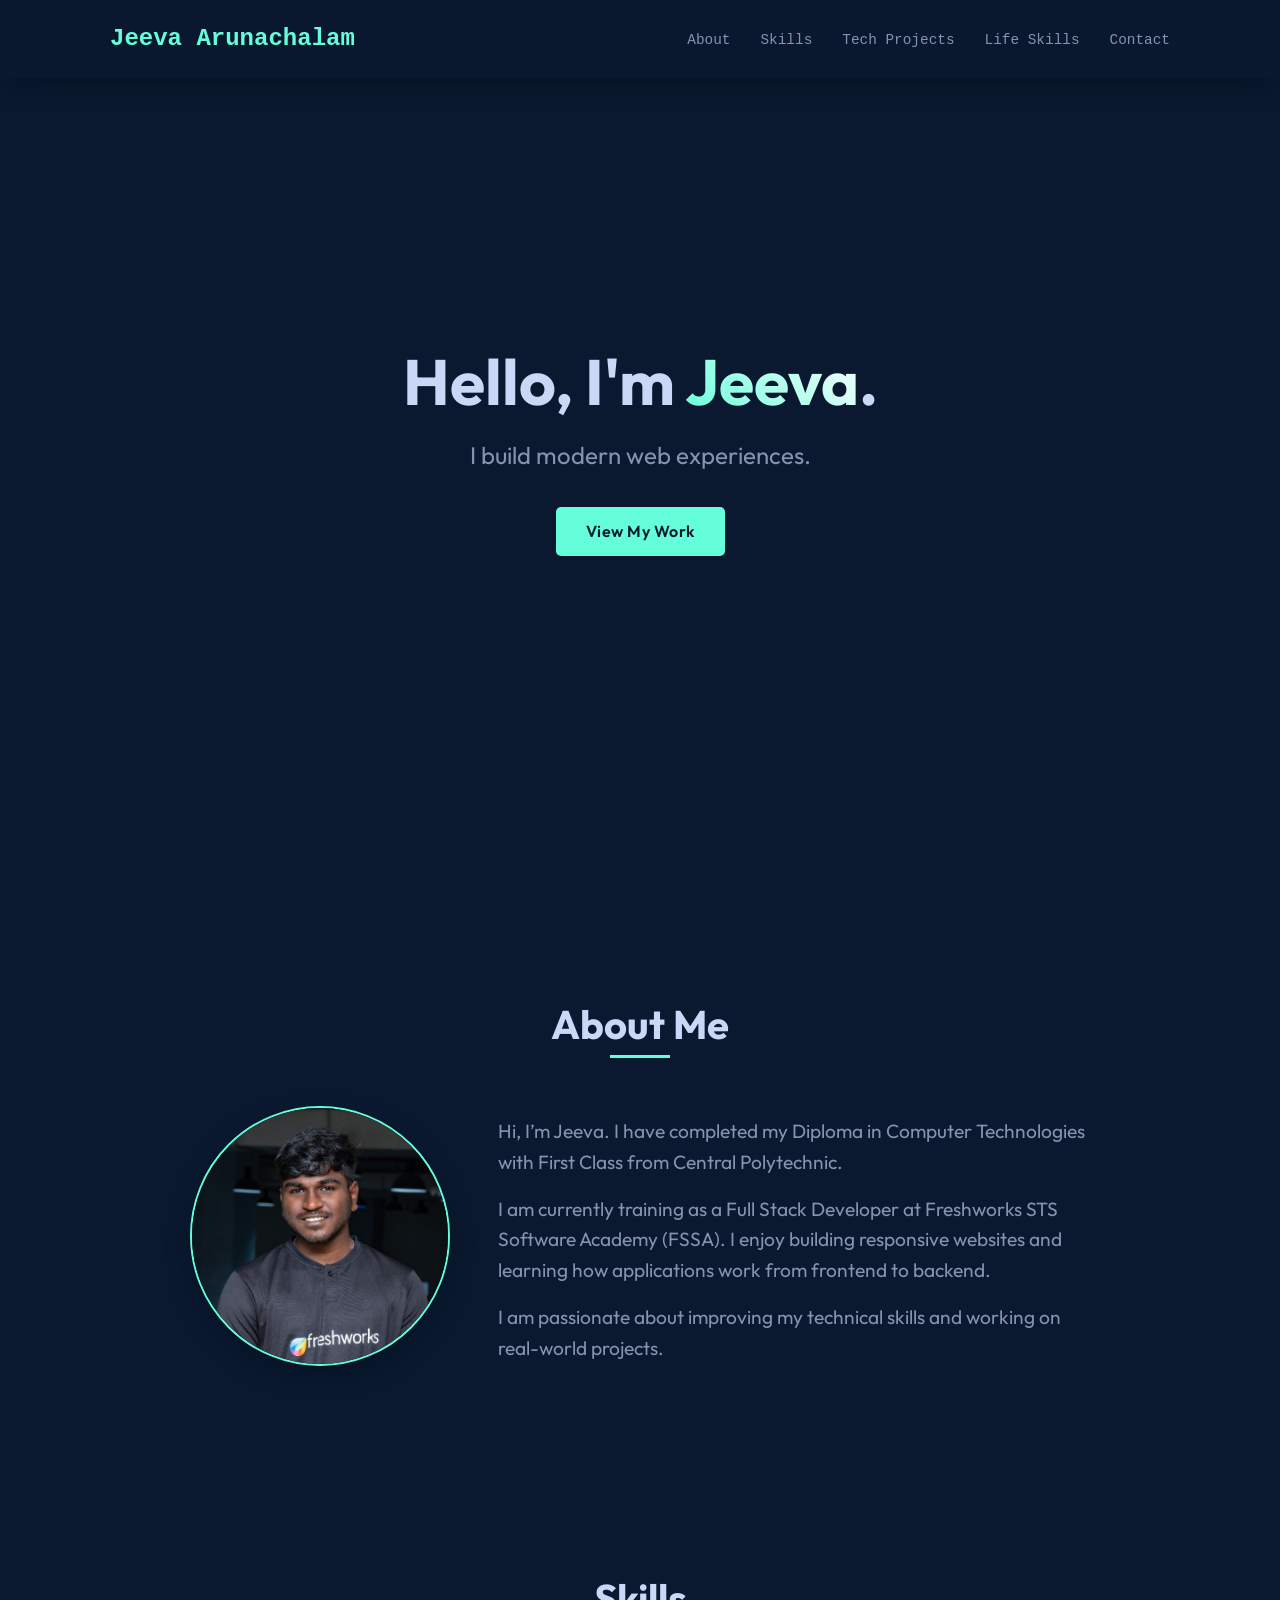
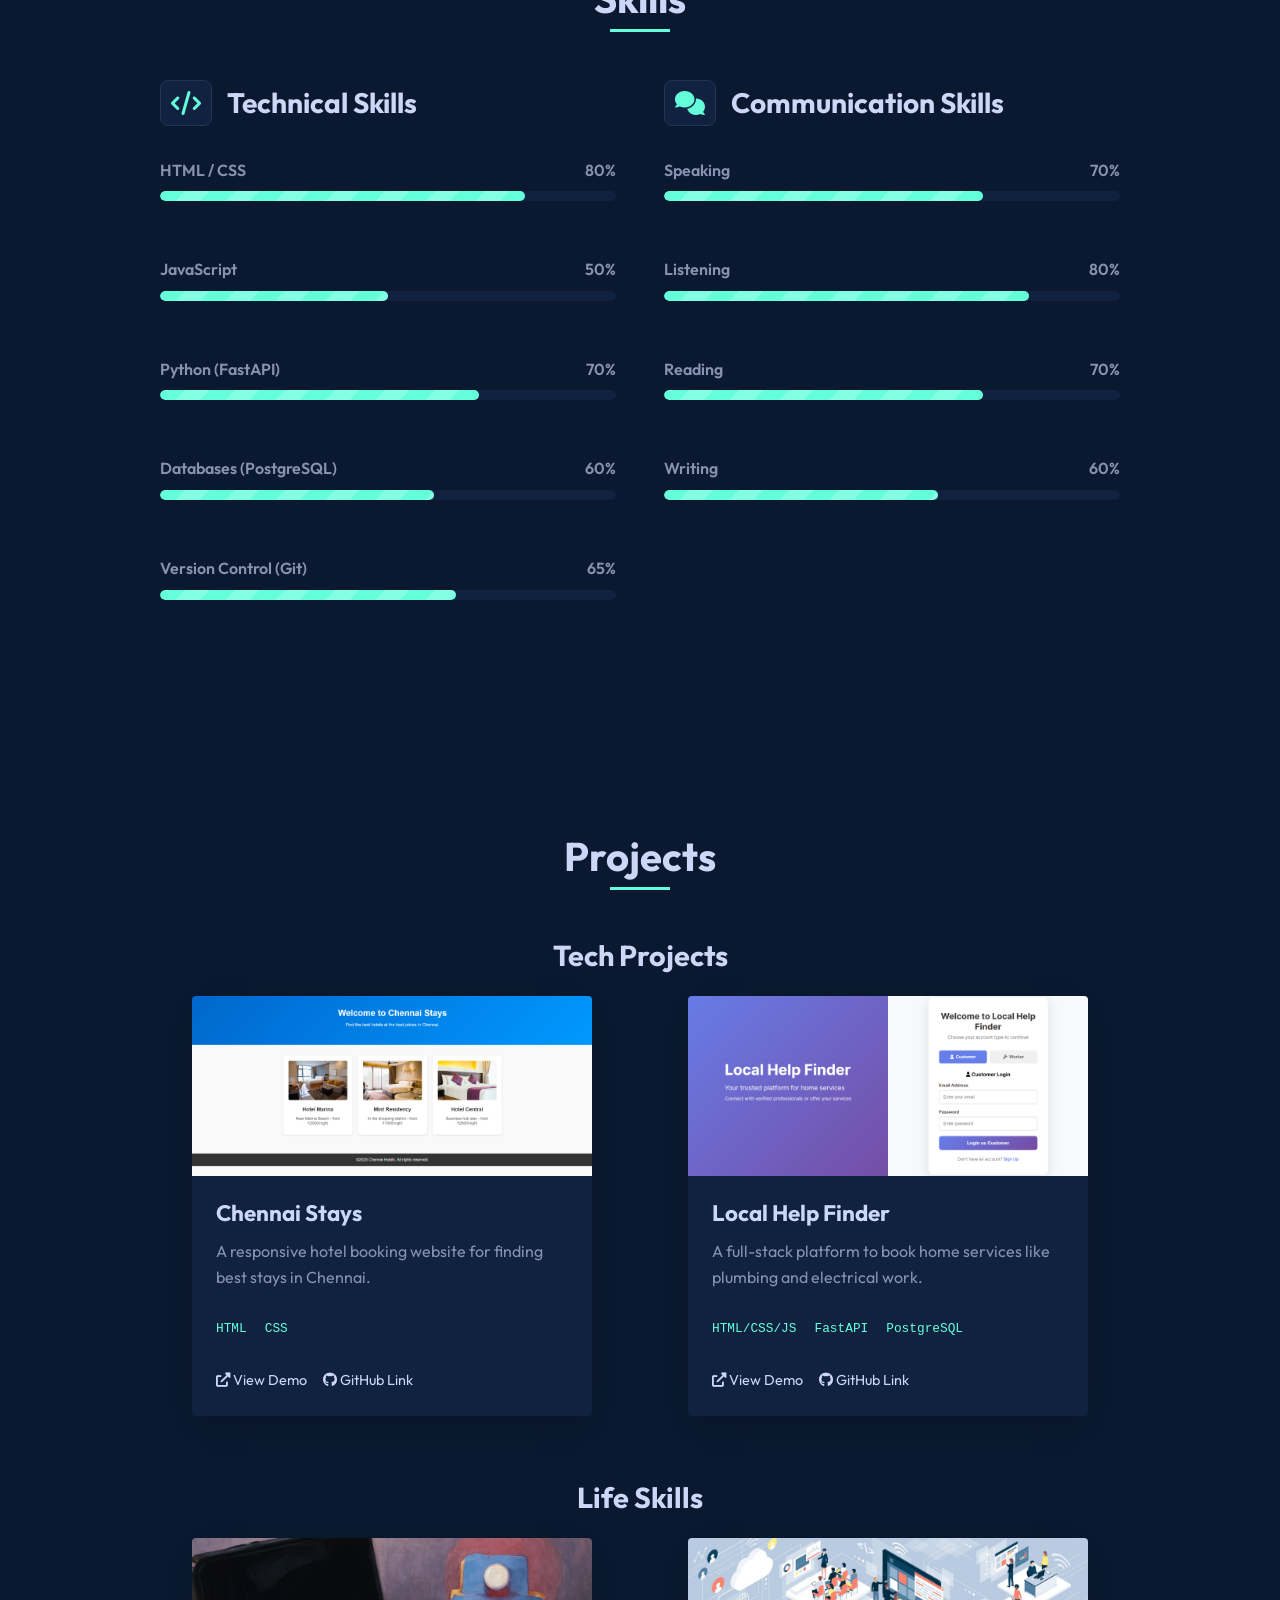
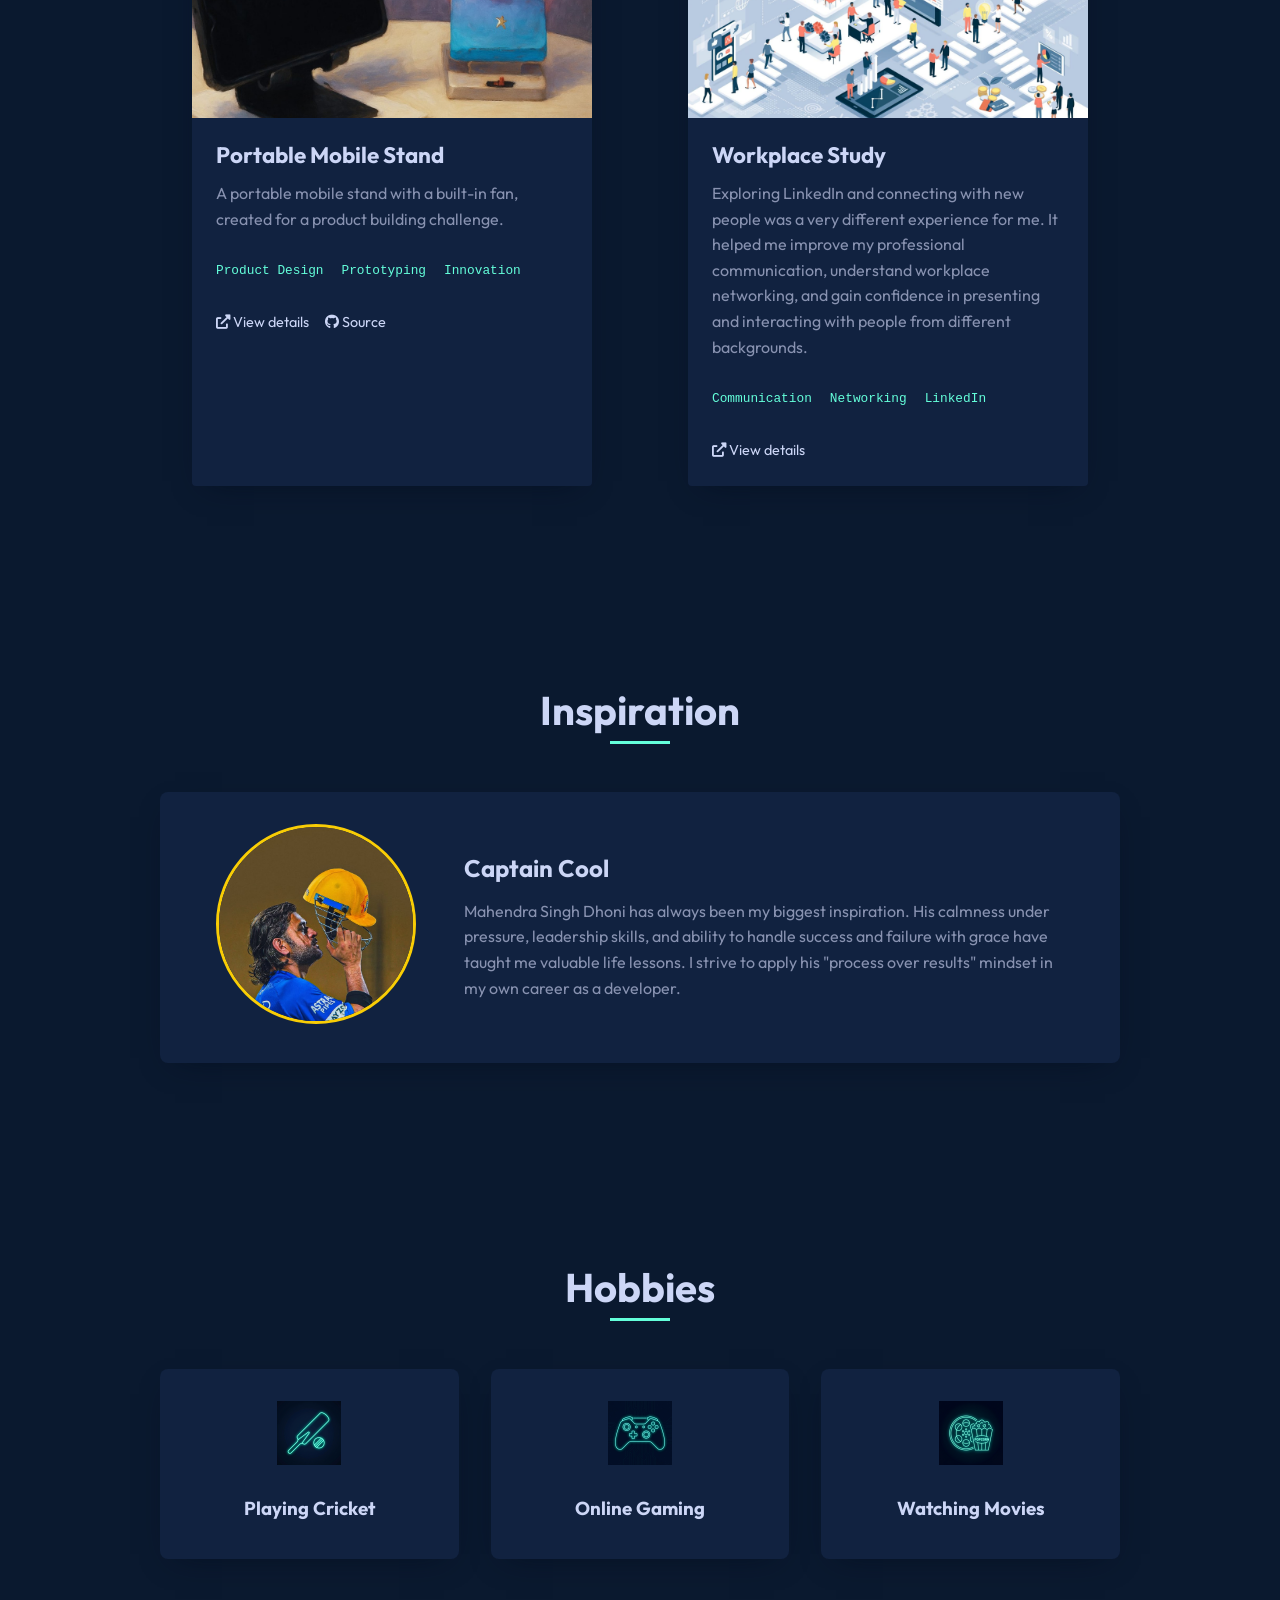
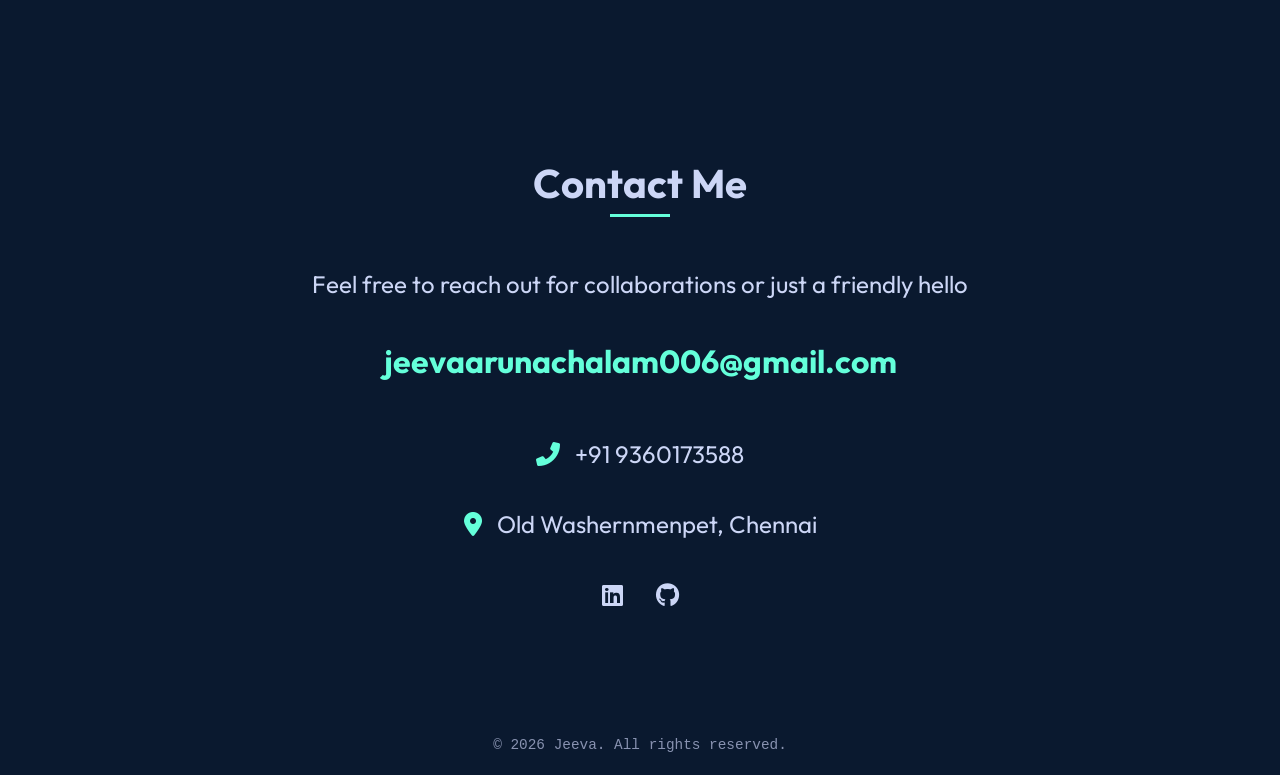
<file: index.html>
<!DOCTYPE html>
<html lang="en">

<head>
    <meta charset="UTF-8">
    <meta name="viewport" content="width=device-width, initial-scale=1.0">
    <title>Jeeva Portfolio</title>
    <link rel="preconnect" href="https://fonts.googleapis.com">
    <link rel="preconnect" href="https://fonts.gstatic.com" crossorigin>
    <link href="https://fonts.googleapis.com/css2?family=Outfit:wght@300;400;600;700&display=swap" rel="stylesheet">
    <link rel="stylesheet" href="style.css">
    <link rel="stylesheet" href="https://cdnjs.cloudflare.com/ajax/libs/font-awesome/6.0.0/css/all.min.css"
        integrity="sha512-9usAa10IRO0HhonpyAIVpjrylPvoDwiPUiKdWk5t3PyolY1cOd4DSE0Ga+ri4AuTroPR5aQvXU9xC6qOPnzFeg=="
        crossorigin="anonymous" referrerpolicy="no-referrer" />
</head>

<body>
    <!-- Navigation Bar -->
    <nav class="navbar">
        <div class="container nav-container">
            <a href="#hero" class="logo">Jeeva Arunachalam</a>
            <ul class="nav-links">
                <li><a href="#about">About</a></li>
                <li><a href="#skills">Skills</a></li>
                <li><a href="#projects">Tech Projects</a></li>
                <li><a href="#lifeskills">Life Skills</a></li>
                <li><a href="#contact">Contact</a></li>
            </ul>
        </div>
    </nav>

    <!-- Hero Section -->
    <header id="hero">
        <div class="container">
            <h1 class="fade-in">Hello, I'm <span class="highlight">Jeeva</span>.</h1>
            <p class="subtitle fade-in delay-1">I build modern web experiences.</p>
            <a href="#projects" class="btn fade-in delay-2">View My Work</a>
        </div>
    </header>

    <!-- About Me Section -->
    <section id="about">
        <div class="container">
            <h2 class="section-title">About Me</h2>
            <div class="about-content">
                <div class="about-image">
                    <img src="profile.jpg" alt="Jeeva">
                </div>
                <div class="about-text">
                    <p style="margin-bottom: 1rem;">Hi, I’m Jeeva. I have completed my Diploma in Computer Technologies
                        with First Class from Central Polytechnic.</p>
                    <p style="margin-bottom: 1rem;">I am currently training as a Full Stack Developer at Freshworks STS
                        Software Academy (FSSA). I enjoy building responsive websites and learning how applications work
                        from frontend to backend.</p>
                    <p>I am passionate about improving my technical skills and working on real-world projects.</p>
                </div>
            </div>
        </div>
    </section>

    <!-- Skills Section -->
    <section id="skills">
        <div class="container">
            <h2 class="section-title">Skills</h2>
            <div class="skills-container-row">
                <!-- Technical Skills Column -->
                <div class="skills-column">
                    <div class="tech-skills-header">
                        <i class="fas fa-code"></i>
                        <h3>Technical Skills</h3>
                    </div>
                    <div class="skills-list">
                        <div class="skill-item">
                            <div class="skill-info">
                                <span>HTML / CSS</span>
                                <span>80%</span>
                            </div>
                            <div class="progress-bar">
                                <div class="progress" style="width: 80%;"></div>
                            </div>
                        </div>
                        <div class="skill-item">
                            <div class="skill-info">
                                <span>JavaScript</span>
                                <span>50%</span>
                            </div>
                            <div class="progress-bar">
                                <div class="progress" style="width: 50%;"></div>
                            </div>
                        </div>
                        <div class="skill-item">
                            <div class="skill-info">
                                <span>Python (FastAPI)</span>
                                <span>70%</span>
                            </div>
                            <div class="progress-bar">
                                <div class="progress" style="width: 70%;"></div>
                            </div>
                        </div>
                        <div class="skill-item">
                            <div class="skill-info">
                                <span>Databases (PostgreSQL)</span>
                                <span>60%</span>
                            </div>
                            <div class="progress-bar">
                                <div class="progress" style="width: 60%;"></div>
                            </div>
                        </div>
                        <div class="skill-item">
                            <div class="skill-info">
                                <span>Version Control (Git)</span>
                                <span>65%</span>
                            </div>
                            <div class="progress-bar">
                                <div class="progress" style="width: 65%;"></div>
                            </div>
                        </div>
                    </div>
                </div>

                <!-- Communication Skills Column -->
                <div class="skills-column">
                    <div class="tech-skills-header">
                        <i class="fas fa-comments"></i>
                        <h3>Communication Skills</h3>
                    </div>
                    <div class="skills-list">
                        <div class="skill-item">
                            <div class="skill-info">
                                <span>Speaking</span>
                                <span>70%</span>
                            </div>
                            <div class="progress-bar">
                                <div class="progress" style="width: 70%;"></div>
                            </div>
                        </div>
                        <div class="skill-item">
                            <div class="skill-info">
                                <span>Listening</span>
                                <span>80%</span>
                            </div>
                            <div class="progress-bar">
                                <div class="progress" style="width: 80%;"></div>
                            </div>
                        </div>
                        <div class="skill-item">
                            <div class="skill-info">
                                <span>Reading</span>
                                <span>70%</span>
                            </div>
                            <div class="progress-bar">
                                <div class="progress" style="width: 70%;"></div>
                            </div>
                        </div>
                        <div class="skill-item">
                            <div class="skill-info">
                                <span>Writing</span>
                                <span>60%</span>
                            </div>
                            <div class="progress-bar">
                                <div class="progress" style="width: 60%;"></div>
                            </div>
                        </div>
                    </div>
                </div>
            </div>
        </div>
    </section>

    <!-- Projects Section (Split Layout) -->
    <section id="projects">
        <div class="container">
            <h2 class="section-title">Projects</h2>
            <div class="projects-split-layout">
                <!-- Tech Projects -->
                <div class="tech-projects-col">
                    <h3 class="subsection-title">Tech Projects</h3>
                    <div class="projects-grid tech-grid">
                        <!-- Project Card 1 -->
                        <div class="project-card">
                            <div class="project-image">
                                <img src="chennai-stays.png" alt="Chennai Stays Preview">
                            </div>
                            <div class="card-content">
                                <h3>Chennai Stays</h3>
                                <p>A responsive hotel booking website for finding best stays in Chennai.</p>
                                <div class="tags">
                                    <span>HTML</span>
                                    <span>CSS</span>
                                </div>
                                <div class="project-links">
                                    <a href="https://jeeva-006-a.github.io/CHENNAI-STAYS/"
                                        class="project-btn external"><i class="fas fa-external-link-alt"></i> View
                                        Demo</a>
                                    <a href="https://github.com/Jeeva-006-A/CHENNAI-STAYS.git"
                                        class="project-btn github"><i class="fab fa-github"></i> GitHub Link</a>
                                </div>
                            </div>
                        </div>
                        <!-- Project Card 3 -->
                        <div class="project-card">
                            <div class="project-image">
                                <img src="local-help-finder.png" alt="Local Help Finder">
                            </div>
                            <div class="card-content">
                                <h3>Local Help Finder</h3>
                                <p>A full-stack platform to book home services like plumbing and electrical work.</p>
                                <div class="tags">
                                    <span>HTML/CSS/JS</span>
                                    <span>FastAPI</span>
                                    <span>PostgreSQL</span>
                                </div>
                                <div class="project-links">
                                    <a href="#" class="project-btn external"><i class="fas fa-external-link-alt"></i>
                                        View
                                        Demo</a>
                                    <a href="#" class="project-btn github"><i class="fab fa-github"></i> GitHub Link</a>
                                </div>
                            </div>
                        </div>
                    </div>
                </div>

                <!-- Life Skills -->
                <div class="life-skills-col">
                    <h3 class="subsection-title">Life Skills</h3>
                    <div class="projects-grid life-grid">
                        <!-- Project Card 2 -->
                        <div class="project-card">
                            <div class="project-image">
                                <img src="mobile-stand.jpg" alt="Portable Mobile Stand">
                            </div>
                            <div class="card-content">
                                <h3>Portable Mobile Stand</h3>
                                <p>A portable mobile stand with a built-in fan, created for a product building
                                    challenge.
                                </p>
                                <div class="tags">
                                    <span>Product Design</span>
                                    <span>Prototyping</span>
                                    <span>Innovation</span>
                                </div>
                                <div class="project-links">
                                    <a href="#" class="project-btn external"><i class="fas fa-external-link-alt"></i>
                                        View
                                        details</a>
                                    <a href="#" class="project-btn github"><i class="fab fa-github"></i> Source</a>
                                </div>
                            </div>
                        </div>
                        <!-- Project Card 4: Workplace Study -->
                        <div class="project-card">
                            <div class="project-image">
                                <img src="workplace_study_user.png" alt="Workplace Study">
                            </div>
                            <div class="card-content">
                                <h3>Workplace Study</h3>
                                <p>Exploring LinkedIn and connecting with new people was a very different experience for
                                    me. It helped me improve my professional communication, understand workplace
                                    networking, and gain confidence in presenting and interacting with people from
                                    different backgrounds.</p>
                                <div class="tags">
                                    <span>Communication</span>
                                    <span>Networking</span>
                                    <span>LinkedIn</span>
                                </div>
                                <div class="project-links">
                                    <a href="#" class="project-btn external"><i class="fas fa-external-link-alt"></i>
                                        View details</a>
                                </div>
                            </div>
                        </div>
                    </div>
                </div>
            </div>
        </div>
    </section>



    <!-- Inspiration Section -->
    <section id="inspiration">
        <div class="container">
            <h2 class="section-title">Inspiration</h2>
            <div class="inspiration-content">
                <div class="inspiration-image">
                    <img src="msd_new.png" alt="MS Dhoni">
                </div>
                <div class="inspiration-text">
                    <h3>Captain Cool</h3>
                    <p>Mahendra Singh Dhoni has always been my biggest inspiration. His calmness under pressure,
                        leadership skills, and ability to handle success and failure with grace have taught me valuable
                        life lessons. I strive to apply his "process over results" mindset in my own career as a
                        developer.</p>
                </div>
            </div>
        </div>
    </section>

    <!-- Hobbies Section -->
    <section id="hobbies">
        <div class="container">
            <h2 class="section-title">Hobbies</h2>
            <div class="hobbies-grid">
                <div class="hobby-card">
                    <img src="cricket.png" alt="Cricket">
                    <h3>Playing Cricket</h3>
                </div>
                <div class="hobby-card">
                    <img src="gaming.png" alt="Gaming">
                    <h3>Online Gaming</h3>
                </div>
                <div class="hobby-card">
                    <img src="movies.png" alt="Movies">
                    <h3>Watching Movies</h3>
                </div>
            </div>
        </div>
    </section>

    <!-- Contact Me Section -->
    <section id="contact">
        <div class="container">
            <h2 class="section-title">Contact Me</h2>
            <div class="contact-info">
                <p>Feel free to reach out for collaborations or just a friendly hello</p>
                <a href="mailto:jeevaarunachalam006@gmail.com" class="contact-link">jeevaarunachalam006@gmail.com</a>
                <p class="contact-detail"><i class="fas fa-phone-alt"></i> +91 9360173588</p>
                <p class="contact-detail"><i class="fas fa-map-marker-alt"></i> Old Washernmenpet, Chennai</p>
                <div class="social-links">
                    <a href="https://www.linkedin.com/in/jeeva-a-987418367/"><i class="fab fa-linkedin"></i></a>
                    <a href="https://github.com/Jeeva-006-A"><i class="fab fa-github"></i></a>

                </div>
            </div>
        </div>
    </section>

    <footer>
        <div class="container">
            <p>&copy; 2026 Jeeva. All rights reserved.</p>
        </div>
    </footer>

</body>

</html>
</file>
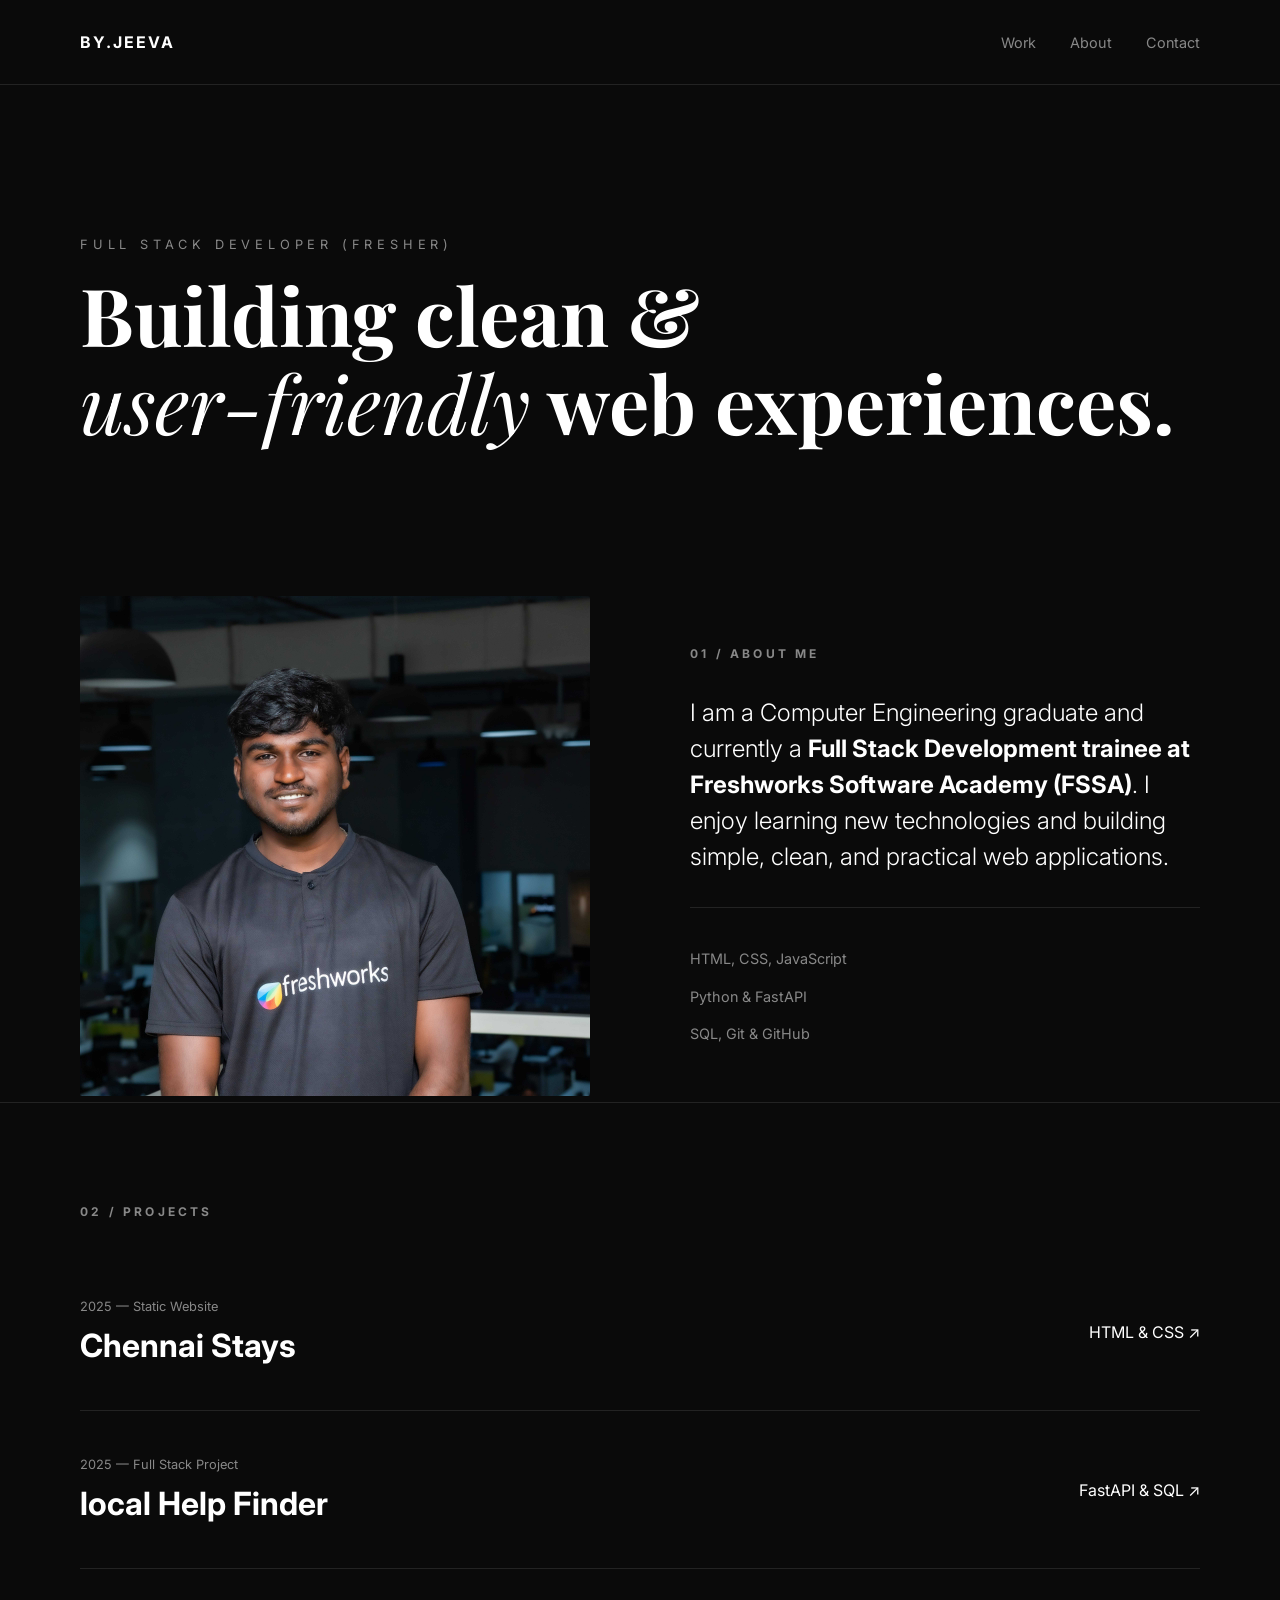
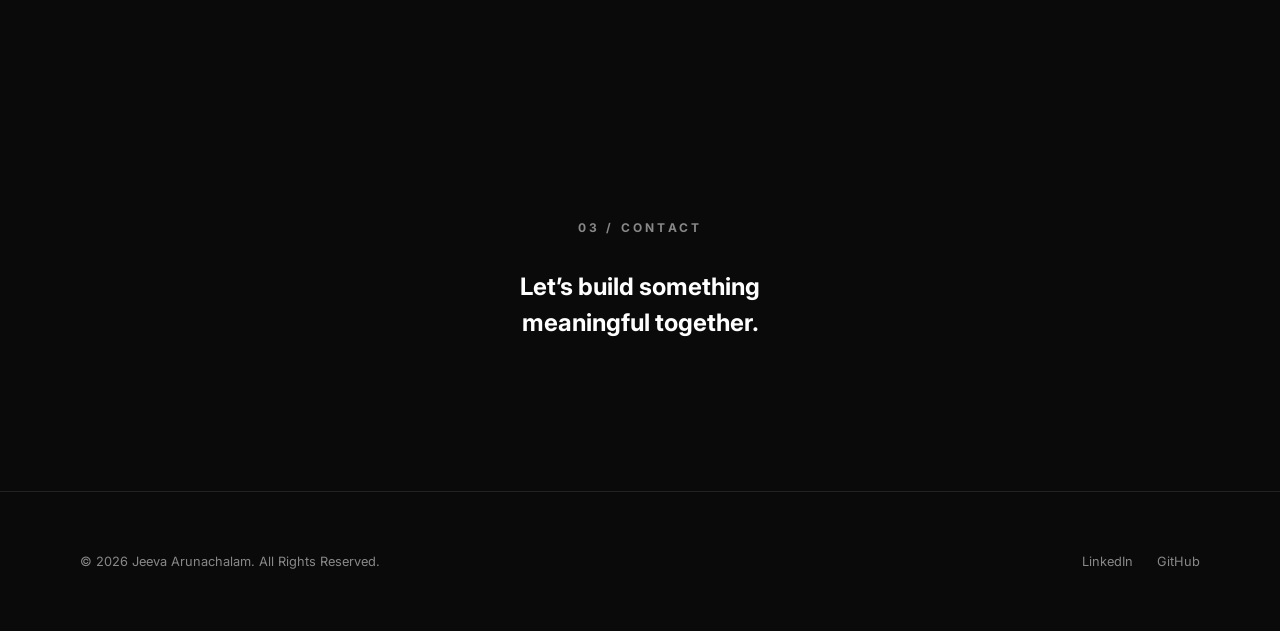
<file: pages/index.html>
<!DOCTYPE html>
<html lang="en">
  <head>
    <meta charset="UTF-8" />
    <meta name="viewport" content="width=device-width, initial-scale=1.0" />
    <title>Jeeva Arunachalam | Portfolio</title>
    <link rel="stylesheet" href="/css/index.css" />
    <link
      href="https://fonts.googleapis.com/css2?family=Inter:wght@300;400;700&family=Playfair+Display:wght@700&display=swap"
      rel="stylesheet"
    />
  </head>
  <body>
    <!-- NAVBAR -->
    <nav>
      <div class="nav-container">
        <a href="#" class="brand">BY.JEEVA</a>
        <div class="nav-links">
          <a href="#work">Work</a>
          <a href="#about">About</a>
          <a href="#contact">Contact</a>
        </div>
      </div>
    </nav>

    <!-- HERO -->
    <header class="hero">
      <div class="container">
        <span class="eyebrow">Full Stack Developer (Fresher)</span>
        <h1>
          Building clean & <br />
          <span class="italic">user-friendly</span> web experiences.
        </h1>
      </div>
    </header>

    <!-- ABOUT -->
    <section id="about" class="about-section">
      <div class="container grid-2">
        <div class="profile-frame">
          <img src="/Assets/profile.jpg" alt="Jeeva Arunachalam" />
        </div>
        <div class="about-content">
          <h2 class="section-label">01 / About Me</h2>

          <p class="large-text">
            I am a Computer Engineering graduate and currently a
            <b
              >Full Stack Development trainee at Freshworks Software Academy
              (FSSA)</b
            >. I enjoy learning new technologies and building simple, clean, and
            practical web applications.
          </p>

          <div class="skills-list">
            <div class="skill-item">HTML, CSS, JavaScript</div>
            <div class="skill-item">Python & FastAPI</div>
            <div class="skill-item">SQL, Git & GitHub</div>
          </div>
        </div>
      </div>
    </section>

    <!-- WORK / PROJECTS -->
    <section id="work" class="work-section">
      <div class="container">
        <h2 class="section-label">02 / Projects</h2>

        <div class="project-row">
          <div class="project-info">
            <span>2025 — Static Website</span>
            <h3>Chennai Stays</h3>
          </div>
          <div class="project-link">HTML & CSS ↗</div>
        </div>

        <div class="project-row">
          <div class="project-info">
            <span>2025 — Full Stack Project</span>
            <h3>local Help Finder</h3>
          </div>
          <div class="project-link">FastAPI & SQL ↗</div>
        </div>
      </div>
    </section>

    <!-- CONTACT -->
    <section id="contact" class="contact-section">
      <div class="container">
        <h2 class="section-label">03 / Contact</h2>
        <div class="contact-flex">
          <div class="contact-cta">
            <h2>
              Let’s build something <br />
              meaningful together.
            </h2>
            <!-- <a href="mailto:jeeva@email.com" class="email-link">
              jeevaarunachalam006@gmail.com
            </a> -->
          </div>
        </div>
      </div>
    </section>

    <!-- FOOTER -->
    <footer>
    <div class="container footer-grid">
        <div class="footer-copy">
            &copy; 2026 Jeeva Arunachalam. All Rights Reserved.
        </div>
        <div class="footer-socials">
            <a href="https://www.linkedin.com/in/jeeva-a-987418367" target="_blank">LinkedIn</a>
            
            <a href="https://https://github.com/Jeeva-006-A" target="_blank">GitHub</a>
        </div>
    </div>
</footer>
  </body>
</html>
</file>
<file: style.css>
:root {
    --bg-color: #0a192f;
    --card-bg: #112240;
    --text-color: #8892b0;
    --heading-color: #ccd6f6;
    --accent-color: #64ffda;
    --border-color: #233554;
    --font-main: 'Outfit', sans-serif;
    --transition-speed: 0.3s;
    --glass-bg: rgba(17, 34, 64, 0.7);
    --glass-border: rgba(255, 255, 255, 0.1);
}

* {
    margin: 0;
    padding: 0;
    box-sizing: border-box;
}

body {
    font-family: var(--font-main);
    background-color: var(--bg-color);
    color: var(--text-color);
    line-height: 1.6;
    overflow-x: hidden;
    counter-reset: section;
}

h1,
h2,
h3,
h4,
h5,
h6 {
    color: var(--heading-color);
    font-weight: 600;
}

a {
    text-decoration: none;
    color: var(--accent-color);
    transition: var(--transition-speed);
}



ul {
    list-style: none;
}

.container {
    max-width: 1100px;
    margin: 0 auto;
    padding: 0 20px;
}

h1,
h2,
h3 {
    font-weight: 700;
    line-height: 1.2;
}

.section-title {
    font-size: 2.5rem;
    margin-bottom: 3rem;
    text-align: center;
    position: relative;
    padding-bottom: 10px;
    display: block;
    /* Revert flex */
    color: var(--heading-color);
}

.section-title::after {
    content: '';
    position: absolute;
    bottom: 0;
    left: 50%;
    transform: translateX(-50%);
    width: 60px;
    height: 3px;
    background-color: var(--accent-color);
    margin-left: 0;
    /* Clear previous margin */
    opacity: 1;
    /* Restore opacity */
}

section {
    padding: 100px 0;
    max-width: 1000px;
    margin: 0 auto;
}

/* Animations */
@keyframes fadeInUp {
    from {
        opacity: 0;
        transform: translateY(20px);
    }

    to {
        opacity: 1;
        transform: translateY(0);
    }
}

.fade-in {
    opacity: 0;
    animation: fadeInUp 0.8s ease-out forwards;
}

.delay-1 {
    animation-delay: 0.2s;
}

.delay-2 {
    animation-delay: 0.4s;
}

.delay-3 {
    animation-delay: 0.6s;
}

/* Navbar */
.navbar {
    position: fixed;
    top: 0;
    left: 0;
    width: 100%;
    background-color: rgba(10, 25, 47, 0.95);
    /* Deep Navy with slight transparency */
    backdrop-filter: blur(10px);
    z-index: 1000;
    box-shadow: 0 10px 30px -10px rgba(2, 12, 27, 0.7);
    padding: 20px 0;
    transition: var(--transition-speed);
}

.nav-container {
    display: flex;
    justify-content: space-between;
    align-items: center;
}

.logo {
    font-size: 1.5rem;
    font-weight: 700;
    color: var(--accent-color);
    font-family: 'SF Mono', 'Fira Code', monospace;
}

.nav-links {
    display: flex;
    gap: 30px;
}

.nav-links li {
    list-style: none;
}

.nav-links a {
    color: var(--text-color);
    font-size: 0.9rem;
    font-family: 'SF Mono', 'Fira Code', monospace;
    transition: var(--transition-speed);
}

.nav-links a:hover {
    color: var(--accent-color);
}

/* Hero Section */
#hero {
    height: 100vh;
    display: flex;
    align-items: center;
    justify-content: center;
    /* Center horizontally */
    text-align: center;
    /* Center text */
    padding: 0;
    background: var(--bg-color);
    /* Keep new color */
}

#hero .container {
    max-width: 1100px;
    /* Restore original width */
}

#hero h1 {
    font-size: 4rem;
    margin-bottom: 1rem;
    line-height: 1.2;
    color: var(--heading-color);
}

.highlight {
    background: -webkit-linear-gradient(45deg, var(--accent-color), #fff);
    -webkit-background-clip: text;
    background-clip: text;
    -webkit-text-fill-color: transparent;
    color: var(--accent-color);
    /* Fallback */
}

#hero .subtitle {
    font-size: 1.5rem;
    color: var(--text-color);
    margin-bottom: 2rem;
    font-weight: 400;
    /* Restore weight */
    opacity: 1;
}

.btn {
    display: inline-block;
    padding: 12px 30px;
    background-color: var(--accent-color);
    /* Restore solid button */
    color: #0a192f;
    /* Dark text for contrast on teal button */
    border-radius: 5px;
    font-weight: 600;
    letter-spacing: 0.5px;
    border: none;
    /* Remove border */
    font-family: var(--font-main);
    /* Remove mono font */
    text-decoration: none;
    cursor: pointer;
    transition: var(--transition-speed);
}

.btn:hover {
    background-color: #fff;
    /* White on hover for high contrast */
    transform: translateY(-2px);
}

/* About Section */
#about {
    background-color: var(--bg-color);
}

.about-content {
    max-width: 900px;
    margin: 0 auto;
    display: flex;
    align-items: center;
    justify-content: center;
    gap: 3rem;
    text-align: left;
    color: var(--text-color);
    line-height: 1.6;
}

.about-image {
    flex-shrink: 0;
}

.about-image img {
    width: 260px;
    /* Increased from 200px */
    height: 260px;
    /* Increased from 200px */
    object-fit: cover;
    border-radius: 50%;
    /* Circle shape */
    border: 2px solid var(--accent-color);
    box-shadow: 0 10px 30px -10px rgba(2, 12, 27, 0.7);
    transition: var(--transition-speed);
}

.about-image img:hover {
    transform: scale(1.05);
    border-color: var(--heading-color);
}

.about-text {
    flex: 1;
    font-size: 1.2rem;
}

/* Skills Section */
.skills-container-row {
    display: grid;
    grid-template-columns: repeat(auto-fit, minmax(300px, 1fr));
    gap: 3rem;
    max-width: 1000px;
    /* Wider to fit two columns */
    margin: 0 auto;
}

.tech-skills-header {
    display: flex;
    align-items: center;
    gap: 15px;
    margin-bottom: 2rem;
    font-size: 1.5rem;
    color: var(--heading-color);
}

.tech-skills-header i {
    color: var(--accent-color);
    font-size: 1.5rem;
    border: 1px solid var(--border-color);
    padding: 10px;
    border-radius: 8px;
    background-color: var(--card-bg);
}

.skills-list {
    display: flex;
    flex-direction: column;
    gap: 1.5rem;
}

.skill-item {
    margin-bottom: 2rem;
}

.skill-info {
    display: flex;
    justify-content: space-between;
    margin-bottom: 0.5rem;
    font-weight: 600;
}

.progress-bar {
    width: 100%;
    height: 10px;
    background-color: var(--card-bg);
    /* Use card-bg for track */
    border-radius: 5px;
    overflow: hidden;
}

.progress {
    height: 100%;
    background-color: var(--accent-color);
    border-radius: 5px;
    position: relative;
    overflow: hidden;
}

/* Shimmer effect for progress bar */
.progress::after {
    content: '';
    position: absolute;
    top: 0;
    left: 0;
    bottom: 0;
    right: 0;
    background-image: linear-gradient(-45deg,
            rgba(255, 255, 255, .2) 25%,
            transparent 25%,
            transparent 50%,
            rgba(255, 255, 255, .2) 50%,
            rgba(255, 255, 255, .2) 75%,
            transparent 75%,
            transparent);
    z-index: 1;
    background-size: 50px 50px;
    animation: move 2s linear infinite;
    overflow: hidden;
}

@keyframes move {
    0% {
        background-position: 0 0;
    }

    100% {
        background-position: 50px 50px;
    }
}


/* Projects Section */
#projects {
    background-color: var(--bg-color);
}

.projects-grid {
    display: grid;
    grid-template-columns: repeat(auto-fill, minmax(300px, 1fr));
    gap: 1.5rem;
}

.project-card {
    background: var(--card-bg);
    border-radius: 4px;
    box-shadow: 0 10px 30px -15px rgba(2, 12, 27, 0.7);
    transition: var(--transition-speed);
    border: none;
    height: 100%;
    overflow: hidden;
    /* Ensure image stays inside border-radius */
    display: flex;
    flex-direction: column;
}

.project-image {
    width: 100%;
    height: 180px;
    overflow: hidden;
}

.project-image img {
    width: 100%;
    height: 100%;
    object-fit: cover;
    transition: var(--transition-speed);
}

.project-card:hover .project-image img {
    transform: scale(1.05);
}

.card-content {
    padding: 1.5rem;
    flex-grow: 1;
    display: flex;
    flex-direction: column;
}

.project-card:hover {
    transform: translateY(-7px);
    box-shadow: 0 20px 30px -15px rgba(2, 12, 27, 0.7);
}

.project-card h3 {
    margin-bottom: 0.75rem;
    font-size: 1.4rem;
    color: var(--heading-color);
}

.project-card p {
    color: var(--text-color);
    margin-bottom: 1.5rem;
    font-size: 1rem;
}

.tags span {
    display: inline-block;
    padding: 0;
    background-color: transparent;
    color: var(--accent-color);
    border-radius: 0;
    font-family: 'SF Mono', 'Fira Code', monospace;
    font-size: 0.8rem;
    margin-right: 15px;
    margin-bottom: 5px;
}

.project-links {
    margin-top: 1.5rem;
    display: flex;
    gap: 1rem;
}

.project-btn {
    font-size: 0.9rem;
    color: var(--heading-color);
    transition: var(--transition-speed);
}

.project-btn:hover {
    color: var(--accent-color);
}

.project-card {
    max-width: 400px;
    margin: 0 auto;
}



/* Contact Section */
.contact-info {
    text-align: center;
    color: var(--text-color);
}

.contact-info p {
    font-size: 1.5rem;
    margin-bottom: 2rem;
    color: var(--heading-color);
}

.contact-link {
    font-size: 2rem;
    font-weight: 700;
    color: var(--accent-color);
    display: block;
    margin-bottom: 3rem;
}

.contact-link:hover {
    text-decoration: underline;
}

.contact-detail {
    font-size: 1.2rem;
    color: var(--text-color);
    margin-top: 10px;
}

.contact-detail i {
    color: var(--accent-color);
    margin-right: 10px;
}

.social-links a {
    font-size: 1.5rem;
    margin: 0 15px;
    color: var(--heading-color);
    transition: var(--transition-speed);
}

.social-links a:hover {
    color: var(--accent-color);
    transform: translateY(-3px);
    display: inline-block;
}

/* Footer */
footer {
    background-color: var(--bg-color);
    color: var(--text-color);
    text-align: center;
    padding: 20px 0;
    font-size: 0.9rem;
    font-family: 'SF Mono', 'Fira Code', monospace;
}

/* Responsive */
@media (max-width: 768px) {
    #hero h1 {
        font-size: 2.5rem;
    }

    .section-title {
        font-size: 2rem;
    }

    .contact-link {
        font-size: 1.5rem;
    }

    .section-title::after {
        display: none;
    }

    #hero {
        text-align: center;
        /* Ensure mobile is centered too */
    }

    .about-content {
        flex-direction: column;
        text-align: center;
    }

    .about-image img {
        margin-bottom: 2rem;
        width: 150px;
        height: 150px;
    }
}

.subsection-title {
    font-size: 1.8rem;
    color: var(--heading-color);
    margin-bottom: 1.5rem;
    text-align: center;
    /* Centering like the main title */
}

/* Projects Layout (Stacked) */
.projects-split-layout {
    display: flex;
    flex-direction: column;
    gap: 4rem;
    /* Separation between Tech and Life Skills */
}

.tech-grid {
    display: grid;
    grid-template-columns: repeat(auto-fit, minmax(300px, 1fr));
    gap: 2rem;
}

.life-grid {
    display: grid;
    grid-template-columns: repeat(auto-fit, minmax(300px, 1fr));
    /* Allow side-by-side */
    gap: 2rem;
}

/* Responsive adjustment */
@media screen and (max-width: 900px) {
    .projects-split-layout {
        grid-template-columns: 1fr;
        /* Stack vertically on smaller screens */
    }
}

/* Inspiration Section */
.inspiration-content {
    display: flex;
    align-items: center;
    justify-content: center;
    gap: 3rem;
    background: var(--card-bg);
    padding: 2rem;
    border-radius: 8px;
    box-shadow: 0 10px 30px -15px rgba(2, 12, 27, 0.7);
}

.inspiration-image img {
    width: 200px;
    height: 200px;
    border-radius: 50%;
    border: 3px solid #f9cd05;
    /* CSK Yellowish */
    object-fit: cover;
}

.inspiration-text {
    max-width: 600px;
}

.inspiration-text h3 {
    color: var(--heading-color);
    margin-bottom: 1rem;
    font-size: 1.5rem;
}

/* Hobbies Section */
.hobbies-grid {
    display: grid;
    grid-template-columns: repeat(auto-fit, minmax(250px, 1fr));
    gap: 2rem;
    text-align: center;
}

.hobby-card {
    background: var(--card-bg);
    padding: 2rem;
    border-radius: 8px;
    transition: var(--transition-speed);
    box-shadow: 0 10px 30px -15px rgba(2, 12, 27, 0.7);
}

.hobby-card:hover {
    transform: translateY(-5px);
}

.hobby-card img {
    width: 64px;
    height: 64px;
    margin-bottom: 1.5rem;
}

.hobby-card h3 {
    color: var(--heading-color);
    margin-bottom: 0.5rem;
}

@media screen and (max-width: 768px) {
    .inspiration-content {
        flex-direction: column;
        text-align: center;
    }
}
</file>
<file: css/index.css>
:root {
    --bg: #0a0a0a;
    --text: #ffffff;
    --accent: #888888;
    --border: rgba(255, 255, 255, 0.1);
}

* {
    margin: 0;
    padding: 0;
    box-sizing: border-box;
}

body {
    background-color: var(--bg);
    color: var(--text);
    font-family: 'Inter', sans-serif;
    line-height: 1.5;
    -webkit-font-smoothing: antialiased;
}

.container {
    max-width: 1200px;
    margin: 0 auto;
    padding: 0 40px;
}

/* Typography */
h1 { font-family: 'Playfair Display', serif; font-size: clamp(2.5rem, 8vw, 5rem); line-height: 1.1; font-weight: 700; }
.italic { font-style: italic; font-weight: 300; }
.section-label { font-size: 0.75rem; text-transform: uppercase; letter-spacing: 0.2rem; color: var(--accent); margin-bottom: 2rem; }
.eyebrow { display: block; text-transform: uppercase; letter-spacing: 0.3rem; font-size: 0.8rem; margin-bottom: 1rem; color: var(--accent); }

/* Navigation */
nav {
    padding: 30px 0;
    border-bottom: 1px solid var(--border);
}

.nav-container {
    display: flex;
    justify-content: space-between;
    align-items: center;
    max-width: 1200px;
    margin: 0 auto;
    padding: 0 40px;
}

.brand { font-weight: 700; letter-spacing: 2px; text-decoration: none; color: white; }
.nav-links a { text-decoration: none; color: var(--accent); margin-left: 30px; font-size: 0.9rem; transition: 0.3s; }
.nav-links a:hover { color: white; }

/* Hero */
.hero {
    padding: 150px 0;
}

/* About Section */
.grid-2 {
    display: grid;
    grid-template-columns: 1fr 1fr;
    gap: 100px;
    align-items: center;
}

.profile-frame img {
    width: 100%;
    height: 500px;         
    object-fit: cover;     
    object-position: top; 
    border-radius: 2px;
}

.large-text {
    font-size: 1.5rem;
    font-weight: 300;
    margin-bottom: 2rem;
}

.skills-list {
    border-top: 1px solid var(--border);
    padding-top: 2rem;
}

.skill-item {
    font-size: 0.9rem;
    padding: 8px 0;
    color: var(--accent);
}

/* Work Section */
.work-section {
    padding: 100px 0;
    border-top: 1px solid var(--border);
}

.project-row {
    display: flex;
    justify-content: space-between;
    align-items: center;
    padding: 40px 0;
    border-bottom: 1px solid var(--border);
    transition: 0.4s;
    cursor: pointer;
}

.project-row:hover {
    padding-left: 20px;
    background-color: rgba(255, 255, 255, 0.03);
}

.project-info span { font-size: 0.8rem; color: var(--accent); }
.project-info h3 { font-size: 2rem; margin-top: 5px; }

/* Contact */
.contact-section { padding: 150px 0; text-align: center; }
.email-link {
    font-size: clamp(1.5rem, 5vw, 3.5rem);
    color: white;
    text-decoration: none;
    border-bottom: 2px solid white;
    display: inline-block;
    margin-top: 30px;
    transition: 0.3s;
}
.email-link:hover { color: var(--accent); border-color: var(--accent); }

/* Footer */
footer {
    padding: 60px 0;
    border-top: 1px solid var(--border);
}

.footer-grid {
    display: flex;
    justify-content: space-between;
    color: var(--accent);
    font-size: 0.8rem;
}

.footer-socials a { color: var(--accent); text-decoration: none; margin-left: 20px; }

/* Responsive */
@media (max-width: 768px) {
    .grid-2 { grid-template-columns: 1fr; gap: 50px; }
    h1 { font-size: 3rem; }
    .project-row { flex-direction: column; align-items: flex-start; gap: 20px; }
}
</file>
